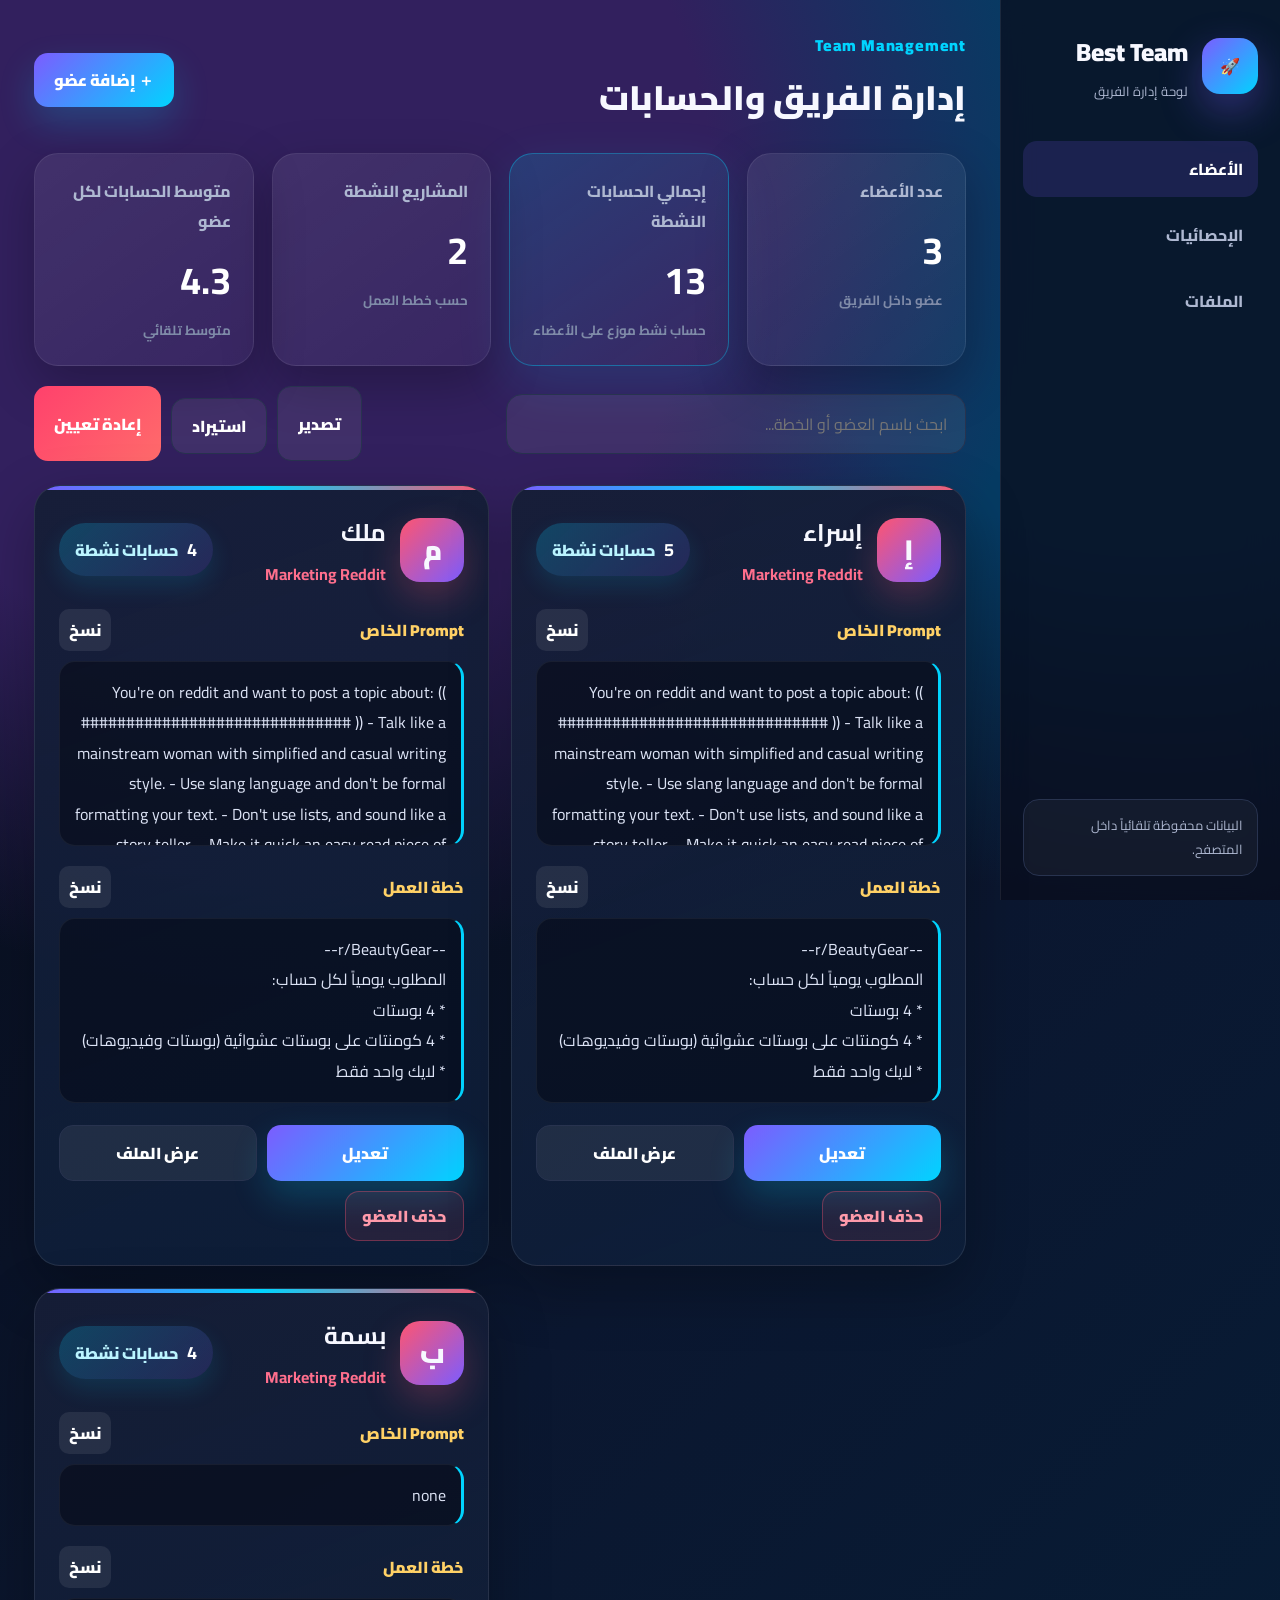
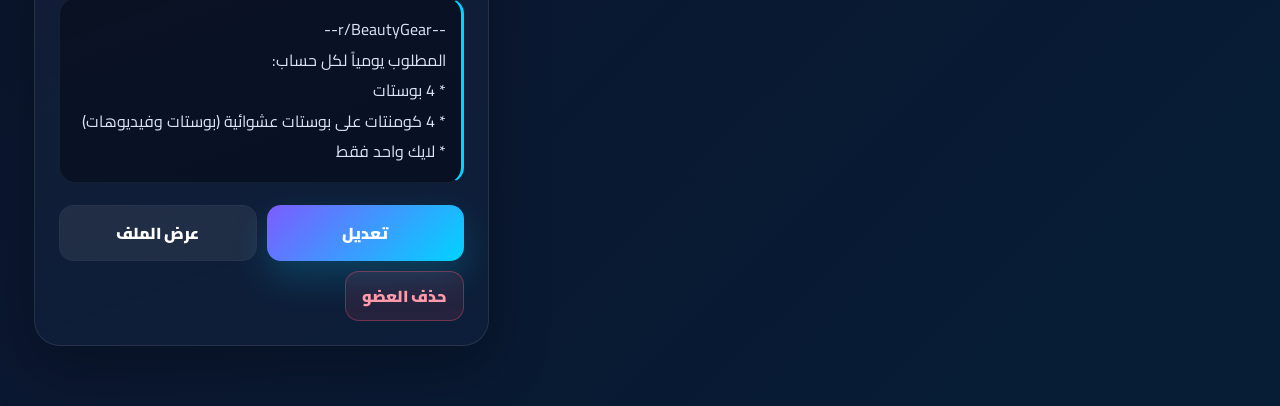
<file: index.html>
<!DOCTYPE html>
<html lang="ar" dir="rtl">
<head>
  <meta charset="UTF-8" />
  <meta name="viewport" content="width=device-width, initial-scale=1.0" />
  <title>Best Team Dashboard</title>
  <link rel="stylesheet" href="style.css" />
  <link rel="preconnect" href="https://fonts.googleapis.com">
  <link rel="preconnect" href="https://fonts.gstatic.com" crossorigin>
  <link href="https://fonts.googleapis.com/css2?family=Cairo:wght@400;600;700;800;900&display=swap" rel="stylesheet">
</head>
<body>
  <div class="app-shell">
    <aside class="sidebar">
      <div class="brand">
        <div class="brand-icon">🚀</div>
        <div>
          <h1>Best Team</h1>
          <p>لوحة إدارة الفريق</p>
        </div>
      </div>
      <nav class="side-nav">
        <a class="active" href="#">الأعضاء</a>
        <a href="#stats">الإحصائيات</a>
        <a href="#cards">الملفات</a>
      </nav>
      <div class="side-note">البيانات محفوظة تلقائياً داخل المتصفح.</div>
    </aside>

    <main class="main">
      <header class="topbar">
        <div>
          <span class="eyebrow">Team Management</span>
          <h2>إدارة الفريق والحسابات</h2>
        </div>
        <button class="btn primary" id="addMemberBtn">＋ إضافة عضو</button>
      </header>

      <section class="stats" id="stats">
        <div class="stat-card"><span>عدد الأعضاء</span><strong id="membersCount">0</strong><small>عضو داخل الفريق</small></div>
        <div class="stat-card highlight"><span>إجمالي الحسابات النشطة</span><strong id="totalAccounts">0</strong><small>حساب نشط موزع على الأعضاء</small></div>
        <div class="stat-card"><span>المشاريع النشطة</span><strong id="activeProjects">0</strong><small>حسب خطط العمل</small></div>
        <div class="stat-card"><span>متوسط الحسابات لكل عضو</span><strong id="avgAccounts">0</strong><small>متوسط تلقائي</small></div>
      </section>

      <section class="toolbar">
        <input id="searchInput" type="search" placeholder="ابحث باسم العضو أو الخطة...">
        <div class="tool-actions">
          <button class="btn soft" id="exportBtn">تصدير</button>
          <label class="btn soft file-label">استيراد<input type="file" id="importFile" accept="application/json"></label>
          <button class="btn danger" id="resetBtn">إعادة تعيين</button>
        </div>
      </section>

      <section id="cards" class="cards"></section>
    </main>
  </div>

  <dialog id="memberModal" class="modal">
    <form id="memberForm" class="modal-box">
      <button type="button" class="x" id="closeModal">×</button>
      <div class="avatar big" id="modalAvatar">ب</div>
      <h2 id="modalTitle">تعديل البيانات</h2>
      <input type="hidden" id="memberId">

      <label for="name">اسم العضو</label>
      <input id="name" required placeholder="مثال: بسمة">

      <label for="role">التخصص</label>
      <input id="role" required placeholder="Marketing Reddit">

      <label for="prompt">Prompt الخاص</label>
      <textarea id="prompt" rows="5" placeholder="اكتب البرومبت الخاص هنا"></textarea>

      <label for="plan">خطة العمل</label>
      <textarea id="plan" rows="8" placeholder="اكتب خطة العمل هنا"></textarea>

      <label for="accounts">عدد الحسابات النشطة</label>
      <input id="accounts" type="number" min="0" required>

      <div class="modal-actions">
        <button type="button" class="btn ghost" id="cancelBtn">إغلاق</button>
        <button type="submit" class="btn primary">حفظ البيانات</button>
      </div>
    </form>
  </dialog>

  <script src="script.js"></script>
</body>
</html>
</file>
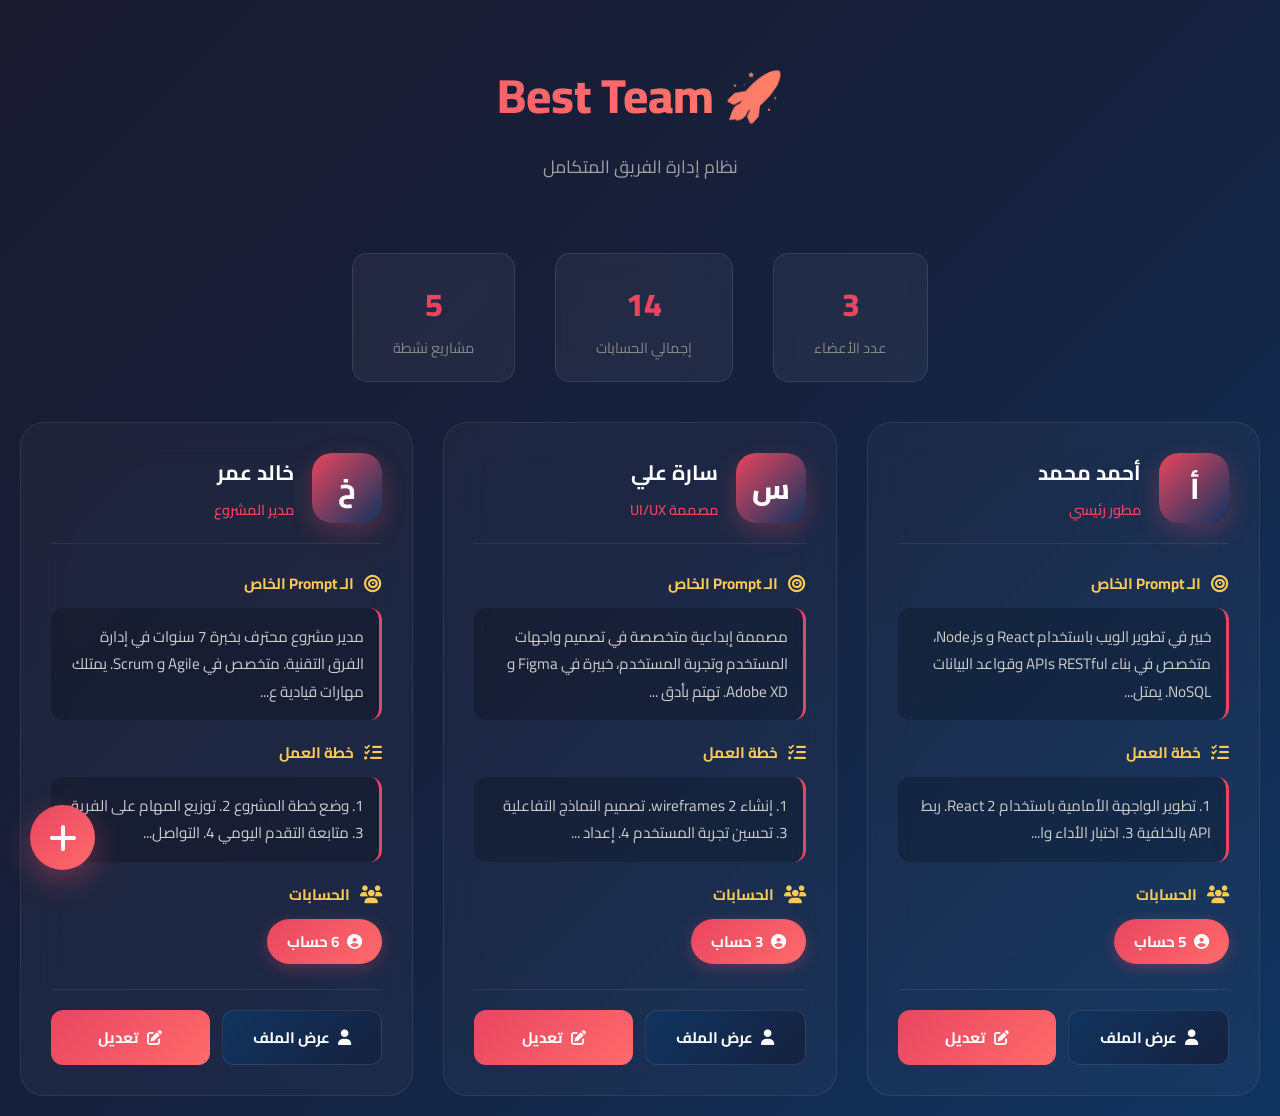
<file: index (2).html>
<!DOCTYPE html>
<html lang="ar" dir="rtl">
<head>
    <meta charset="UTF-8">
    <meta name="viewport" content="width=device-width, initial-scale=1.0">
    <title>Best Team - إدارة الفريق</title>
    <link href="https://fonts.googleapis.com/css2?family=Cairo:wght@400;600;700;800&display=swap" rel="stylesheet">
    <link rel="stylesheet" href="https://cdnjs.cloudflare.com/ajax/libs/font-awesome/6.4.0/css/all.min.css">
    <style>
        * { 
            margin: 0; 
            padding: 0; 
            box-sizing: border-box; 
        }

        body { 
            font-family: 'Cairo', sans-serif; 
            background: linear-gradient(135deg, #1a1a2e 0%, #16213e 50%, #0f3460 100%);
            min-height: 100vh; 
            padding: 20px;
            color: #fff;
        }

        .container { 
            max-width: 1400px; 
            margin: 0 auto; 
        }

        .header {
            text-align: center;
            margin-bottom: 40px;
            padding: 30px 0;
        }

        .header h1 { 
            font-size: 3rem; 
            font-weight: 800;
            background: linear-gradient(90deg, #e94560, #ff6b6b, #feca57);
            -webkit-background-clip: text;
            -webkit-text-fill-color: transparent;
            background-clip: text;
            margin-bottom: 10px;
            text-shadow: none;
        }

        .header p {
            color: #a0a0a0;
            font-size: 1.1rem;
        }

        .stats-bar {
            display: flex;
            justify-content: center;
            gap: 40px;
            margin-bottom: 40px;
            flex-wrap: wrap;
        }

        .stat-item {
            background: rgba(255,255,255,0.05);
            border: 1px solid rgba(255,255,255,0.1);
            border-radius: 15px;
            padding: 20px 40px;
            text-align: center;
            backdrop-filter: blur(10px);
        }

        .stat-number {
            font-size: 2rem;
            font-weight: 800;
            color: #e94560;
        }

        .stat-label {
            color: #888;
            font-size: 0.9rem;
        }

        .team-grid { 
            display: grid; 
            grid-template-columns: repeat(auto-fit, minmax(380px, 1fr)); 
            gap: 30px;
        }

        .member-card {
            background: rgba(255,255,255,0.03);
            border: 1px solid rgba(255,255,255,0.08);
            border-radius: 24px;
            padding: 30px;
            backdrop-filter: blur(20px);
            transition: all 0.4s cubic-bezier(0.4, 0, 0.2, 1);
            position: relative;
            overflow: hidden;
        }

        .member-card::before {
            content: '';
            position: absolute;
            top: 0;
            left: 0;
            right: 0;
            height: 4px;
            background: linear-gradient(90deg, #e94560, #0f3460);
            opacity: 0;
            transition: opacity 0.3s;
        }

        .member-card:hover { 
            transform: translateY(-8px);
            border-color: rgba(233, 69, 96, 0.3);
            box-shadow: 0 20px 60px rgba(0,0,0,0.4);
        }

        .member-card:hover::before {
            opacity: 1;
        }

        .member-header {
            display: flex;
            align-items: center;
            gap: 18px;
            margin-bottom: 25px;
            padding-bottom: 20px;
            border-bottom: 1px solid rgba(255,255,255,0.08);
        }

        .avatar {
            width: 70px; 
            height: 70px;
            background: linear-gradient(135deg, #e94560, #0f3460);
            border-radius: 20px;
            display: flex;
            align-items: center;
            justify-content: center;
            color: white;
            font-size: 1.8rem;
            font-weight: 800;
            box-shadow: 0 8px 25px rgba(233, 69, 96, 0.3);
            flex-shrink: 0;
        }

        .member-info h3 { 
            font-size: 1.3rem; 
            color: #fff;
            font-weight: 700;
            margin-bottom: 4px;
        }

        .member-role { 
            color: #e94560; 
            font-size: 0.9rem;
            font-weight: 600;
        }

        .info-section { 
            margin-bottom: 18px; 
        }

        .info-label {
            display: flex;
            align-items: center;
            gap: 10px;
            color: #feca57;
            font-weight: 700;
            margin-bottom: 10px;
            font-size: 0.95rem;
        }

        .info-label i {
            font-size: 1.1rem;
        }

        .info-box {
            background: rgba(0,0,0,0.2);
            border-radius: 12px;
            padding: 15px;
            color: #ccc;
            line-height: 1.8;
            border-right: 3px solid #e94560;
            font-size: 0.95rem;
        }

        .accounts-badge {
            display: inline-flex;
            align-items: center;
            gap: 8px;
            background: linear-gradient(135deg, #e94560, #ff6b6b);
            color: white;
            padding: 8px 20px;
            border-radius: 25px;
            font-weight: 700;
            font-size: 0.95rem;
            box-shadow: 0 4px 15px rgba(233, 69, 96, 0.3);
        }

        .card-actions {
            display: flex;
            gap: 12px;
            margin-top: 25px;
            padding-top: 20px;
            border-top: 1px solid rgba(255,255,255,0.08);
        }

        .btn {
            flex: 1;
            padding: 12px 20px;
            border: none;
            border-radius: 12px;
            font-family: 'Cairo', sans-serif;
            font-weight: 700;
            font-size: 0.95rem;
            cursor: pointer;
            transition: all 0.3s;
            display: flex;
            align-items: center;
            justify-content: center;
            gap: 8px;
        }

        .btn-profile {
            background: linear-gradient(135deg, #0f3460, #16213e);
            color: #fff;
            border: 1px solid rgba(255,255,255,0.1);
        }

        .btn-profile:hover {
            background: linear-gradient(135deg, #16213e, #1a1a2e);
            transform: translateY(-2px);
            box-shadow: 0 8px 25px rgba(15, 52, 96, 0.4);
        }

        .btn-edit {
            background: linear-gradient(135deg, #e94560, #ff6b6b);
            color: #fff;
        }

        .btn-edit:hover {
            background: linear-gradient(135deg, #ff6b6b, #e94560);
            transform: translateY(-2px);
            box-shadow: 0 8px 25px rgba(233, 69, 96, 0.4);
        }

        .add-btn {
            position: fixed;
            bottom: 30px;
            left: 30px;
            width: 65px;
            height: 65px;
            background: linear-gradient(135deg, #e94560, #ff6b6b);
            color: white;
            border: none;
            border-radius: 50%;
            font-size: 2rem;
            cursor: pointer;
            box-shadow: 0 10px 30px rgba(233, 69, 96, 0.4);
            transition: all 0.3s;
            display: flex;
            align-items: center;
            justify-content: center;
            z-index: 100;
        }

        .add-btn:hover { 
            transform: scale(1.1) rotate(90deg);
            box-shadow: 0 15px 40px rgba(233, 69, 96, 0.6);
        }

        /* Modal Styles */
        .modal-overlay {
            position: fixed;
            top: 0;
            left: 0;
            right: 0;
            bottom: 0;
            background: rgba(0,0,0,0.8);
            backdrop-filter: blur(10px);
            display: none;
            align-items: center;
            justify-content: center;
            z-index: 1000;
            padding: 20px;
        }

        .modal-overlay.active {
            display: flex;
        }

        .modal {
            background: linear-gradient(135deg, #1a1a2e, #16213e);
            border: 1px solid rgba(255,255,255,0.1);
            border-radius: 24px;
            padding: 40px;
            max-width: 600px;
            width: 100%;
            max-height: 90vh;
            overflow-y: auto;
            position: relative;
            animation: modalSlide 0.3s ease;
        }

        @keyframes modalSlide {
            from { opacity: 0; transform: translateY(-30px); }
            to { opacity: 1; transform: translateY(0); }
        }

        .modal-close {
            position: absolute;
            top: 20px;
            left: 20px;
            background: rgba(255,255,255,0.1);
            border: none;
            color: #fff;
            width: 40px;
            height: 40px;
            border-radius: 50%;
            cursor: pointer;
            font-size: 1.2rem;
            transition: all 0.3s;
        }

        .modal-close:hover {
            background: #e94560;
            transform: rotate(90deg);
        }

        .modal-title {
            font-size: 1.8rem;
            font-weight: 800;
            margin-bottom: 25px;
            color: #fff;
        }

        .form-group {
            margin-bottom: 20px;
        }

        .form-label {
            display: block;
            color: #feca57;
            font-weight: 700;
            margin-bottom: 8px;
            font-size: 0.95rem;
        }

        .form-input, .form-textarea {
            width: 100%;
            background: rgba(0,0,0,0.3);
            border: 1px solid rgba(255,255,255,0.1);
            border-radius: 12px;
            padding: 14px 18px;
            color: #fff;
            font-family: 'Cairo', sans-serif;
            font-size: 1rem;
            transition: all 0.3s;
        }

        .form-input:focus, .form-textarea:focus {
            outline: none;
            border-color: #e94560;
            box-shadow: 0 0 20px rgba(233, 69, 96, 0.2);
        }

        .form-textarea {
            min-height: 120px;
            resize: vertical;
        }

        .form-actions {
            display: flex;
            gap: 12px;
            margin-top: 30px;
        }

        .btn-save {
            flex: 1;
            background: linear-gradient(135deg, #e94560, #ff6b6b);
            color: #fff;
            padding: 14px;
            border: none;
            border-radius: 12px;
            font-family: 'Cairo', sans-serif;
            font-weight: 700;
            font-size: 1rem;
            cursor: pointer;
            transition: all 0.3s;
        }

        .btn-save:hover {
            transform: translateY(-2px);
            box-shadow: 0 10px 30px rgba(233, 69, 96, 0.4);
        }

        .btn-cancel {
            flex: 1;
            background: rgba(255,255,255,0.05);
            color: #888;
            padding: 14px;
            border: 1px solid rgba(255,255,255,0.1);
            border-radius: 12px;
            font-family: 'Cairo', sans-serif;
            font-weight: 700;
            font-size: 1rem;
            cursor: pointer;
            transition: all 0.3s;
        }

        .btn-cancel:hover {
            background: rgba(255,255,255,0.1);
            color: #fff;
        }

        .profile-modal .profile-header {
            text-align: center;
            margin-bottom: 30px;
        }

        .profile-modal .avatar-large {
            width: 100px;
            height: 100px;
            background: linear-gradient(135deg, #e94560, #0f3460);
            border-radius: 24px;
            display: flex;
            align-items: center;
            justify-content: center;
            color: white;
            font-size: 2.5rem;
            font-weight: 800;
            margin: 0 auto 15px;
            box-shadow: 0 10px 30px rgba(233, 69, 96, 0.3);
        }

        .profile-detail {
            background: rgba(0,0,0,0.2);
            border-radius: 16px;
            padding: 20px;
            margin-bottom: 15px;
            border-right: 3px solid #e94560;
        }

        .profile-detail-label {
            color: #feca57;
            font-weight: 700;
            margin-bottom: 8px;
            display: flex;
            align-items: center;
            gap: 8px;
        }

        .profile-detail-value {
            color: #ccc;
            line-height: 1.8;
        }

        @media (max-width: 768px) {
            .header h1 { font-size: 2rem; }
            .team-grid { grid-template-columns: 1fr; }
            .stats-bar { gap: 15px; }
            .stat-item { padding: 15px 25px; }
            .modal { padding: 25px; }
        }
    </style>
</head>
<body>
    <div class="container">
        <div class="header">
            <h1>🚀 Best Team</h1>
            <p>نظام إدارة الفريق المتكامل</p>
        </div>

        <div class="stats-bar">
            <div class="stat-item">
                <div class="stat-number" id="totalMembers">3</div>
                <div class="stat-label">عدد الأعضاء</div>
            </div>
            <div class="stat-item">
                <div class="stat-number" id="totalAccounts">14</div>
                <div class="stat-label">إجمالي الحسابات</div>
            </div>
            <div class="stat-item">
                <div class="stat-number" id="activeProjects">5</div>
                <div class="stat-label">مشاريع نشطة</div>
            </div>
        </div>

        <div class="team-grid" id="teamGrid"></div>
    </div>

    <button class="add-btn" onclick="openAddModal()" title="إضافة عضو جديد">
        <i class="fas fa-plus"></i>
    </button>

    <!-- Edit Modal -->
    <div class="modal-overlay" id="editModal">
        <div class="modal">
            <button class="modal-close" onclick="closeModal('editModal')"><i class="fas fa-times"></i></button>
            <h2 class="modal-title">✏️ تعديل بيانات العضو</h2>
            <form id="editForm">
                <input type="hidden" id="editId">
                <div class="form-group">
                    <label class="form-label">👤 الاسم الكامل</label>
                    <input type="text" class="form-input" id="editName" required>
                </div>
                <div class="form-group">
                    <label class="form-label">💼 المسمى الوظيفي</label>
                    <input type="text" class="form-input" id="editRole" required>
                </div>
                <div class="form-group">
                    <label class="form-label">🎯 الـ Prompt الخاص</label>
                    <textarea class="form-textarea" id="editPrompt" required></textarea>
                </div>
                <div class="form-group">
                    <label class="form-label">📋 خطة العمل</label>
                    <textarea class="form-textarea" id="editPlan" required></textarea>
                </div>
                <div class="form-group">
                    <label class="form-label">👤 عدد الحسابات</label>
                    <input type="number" class="form-input" id="editAccounts" min="0" required>
                </div>
                <div class="form-actions">
                    <button type="submit" class="btn-save"><i class="fas fa-save"></i> حفظ التعديلات</button>
                    <button type="button" class="btn-cancel" onclick="closeModal('editModal')">إلغاء</button>
                </div>
            </form>
        </div>
    </div>

    <!-- Profile Modal -->
    <div class="modal-overlay profile-modal" id="profileModal">
        <div class="modal">
            <button class="modal-close" onclick="closeModal('profileModal')"><i class="fas fa-times"></i></button>
            <div class="profile-header">
                <div class="avatar-large" id="profileAvatar">أ</div>
                <h2 class="modal-title" id="profileName" style="margin-bottom:5px;"></h2>
                <p style="color:#e94560; font-weight:600;" id="profileRole"></p>
            </div>
            <div class="profile-detail">
                <div class="profile-detail-label"><i class="fas fa-bullseye"></i> الـ Prompt الخاص</div>
                <div class="profile-detail-value" id="profilePrompt"></div>
            </div>
            <div class="profile-detail">
                <div class="profile-detail-label"><i class="fas fa-tasks"></i> خطة العمل</div>
                <div class="profile-detail-value" id="profilePlan"></div>
            </div>
            <div class="profile-detail">
                <div class="profile-detail-label"><i class="fas fa-users"></i> الحسابات</div>
                <div class="profile-detail-value">
                    <span class="accounts-badge" id="profileAccounts"></span>
                </div>
            </div>
        </div>
    </div>

    <script>
        let members = [
            {
                id: 1,
                name: "أحمد محمد",
                role: "مطور رئيسي",
                prompt: "خبير في تطوير الويب باستخدام React و Node.js، متخصص في بناء APIs RESTful وقواعد البيانات NoSQL. يمتلك خبرة 5 سنوات في تطوير التطبيقات الكبيرة.",
                plan: "1. تطوير الواجهة الأمامية باستخدام React\n2. ربط API بالخلفية\n3. اختبار الأداء والأمان\n4. تحسين تجربة المستخدم",
                accounts: 5
            },
            {
                id: 2,
                name: "سارة علي",
                role: "مصممة UI/UX",
                prompt: "مصممة إبداعية متخصصة في تصميم واجهات المستخدم وتجربة المستخدم، خبيرة في Figma و Adobe XD. تهتم بأدق التفاصيل في التصميم.",
                plan: "1. إنشاء wireframes\n2. تصميم النماذج التفاعلية\n3. تحسين تجربة المستخدم\n4. إعداد دليل التصميم",
                accounts: 3
            },
            {
                id: 3,
                name: "خالد عمر",
                role: "مدير المشروع",
                prompt: "مدير مشروع محترف بخبرة 7 سنوات في إدارة الفرق التقنية. متخصص في Agile و Scrum. يمتلك مهارات قيادية عالية في توجيه الفرق نحو النجاح.",
                plan: "1. وضع خطة المشروع\n2. توزيع المهام على الفريق\n3. متابعة التقدم اليومي\n4. التواصل مع العملاء",
                accounts: 6
            }
        ];

        function renderMembers() {
            const grid = document.getElementById('teamGrid');
            grid.innerHTML = '';

            let totalAccounts = 0;

            members.forEach(member => {
                totalAccounts += parseInt(member.accounts);

                const card = document.createElement('div');
                card.className = 'member-card';
                card.innerHTML = `
                    <div class="member-header">
                        <div class="avatar">${member.name.charAt(0)}</div>
                        <div class="member-info">
                            <h3>${member.name}</h3>
                            <div class="member-role">${member.role}</div>
                        </div>
                    </div>
                    <div class="info-section">
                        <div class="info-label"><i class="fas fa-bullseye"></i> الـ Prompt الخاص</div>
                        <div class="info-box">${member.prompt.substring(0, 100)}${member.prompt.length > 100 ? '...' : ''}</div>
                    </div>
                    <div class="info-section">
                        <div class="info-label"><i class="fas fa-tasks"></i> خطة العمل</div>
                        <div class="info-box">${member.plan.substring(0, 80)}${member.plan.length > 80 ? '...' : ''}</div>
                    </div>
                    <div class="info-section">
                        <div class="info-label"><i class="fas fa-users"></i> الحسابات</div>
                        <span class="accounts-badge"><i class="fas fa-user-circle"></i> ${member.accounts} حساب</span>
                    </div>
                    <div class="card-actions">
                        <button class="btn btn-profile" onclick="openProfile(${member.id})">
                            <i class="fas fa-user"></i> عرض الملف
                        </button>
                        <button class="btn btn-edit" onclick="openEditModal(${member.id})">
                            <i class="fas fa-edit"></i> تعديل
                        </button>
                    </div>
                `;
                grid.appendChild(card);
            });

            document.getElementById('totalMembers').textContent = members.length;
            document.getElementById('totalAccounts').textContent = totalAccounts;
        }

        function openProfile(id) {
            const member = members.find(m => m.id === id);
            if (!member) return;

            document.getElementById('profileAvatar').textContent = member.name.charAt(0);
            document.getElementById('profileName').textContent = member.name;
            document.getElementById('profileRole').textContent = member.role;
            document.getElementById('profilePrompt').textContent = member.prompt;
            document.getElementById('profilePlan').innerHTML = member.plan.replace(/\n/g, '<br>');
            document.getElementById('profileAccounts').innerHTML = `<i class="fas fa-user-circle"></i> ${member.accounts} حساب`;

            document.getElementById('profileModal').classList.add('active');
        }

        function openEditModal(id) {
            const member = members.find(m => m.id === id);
            if (!member) return;

            document.getElementById('editId').value = member.id;
            document.getElementById('editName').value = member.name;
            document.getElementById('editRole').value = member.role;
            document.getElementById('editPrompt').value = member.prompt;
            document.getElementById('editPlan').value = member.plan;
            document.getElementById('editAccounts').value = member.accounts;

            document.getElementById('editModal').classList.add('active');
        }

        function openAddModal() {
            document.getElementById('editId').value = '';
            document.getElementById('editName').value = '';
            document.getElementById('editRole').value = '';
            document.getElementById('editPrompt').value = '';
            document.getElementById('editPlan').value = '';
            document.getElementById('editAccounts').value = '';
            document.querySelector('#editModal .modal-title').textContent = '➕ إضافة عضو جديد';
            document.getElementById('editModal').classList.add('active');
        }

        function closeModal(modalId) {
            document.getElementById(modalId).classList.remove('active');
            if (modalId === 'editModal') {
                setTimeout(() => {
                    document.querySelector('#editModal .modal-title').textContent = '✏️ تعديل بيانات العضو';
                }, 300);
            }
        }

        document.getElementById('editForm').addEventListener('submit', function(e) {
            e.preventDefault();

            const id = document.getElementById('editId').value;
            const name = document.getElementById('editName').value;
            const role = document.getElementById('editRole').value;
            const prompt = document.getElementById('editPrompt').value;
            const plan = document.getElementById('editPlan').value;
            const accounts = document.getElementById('editAccounts').value;

            if (id) {
                // Edit existing member
                const member = members.find(m => m.id == id);
                if (member) {
                    member.name = name;
                    member.role = role;
                    member.prompt = prompt;
                    member.plan = plan;
                    member.accounts = accounts;
                }
            } else {
                // Add new member
                const newId = members.length > 0 ? Math.max(...members.map(m => m.id)) + 1 : 1;
                members.push({
                    id: newId,
                    name, role, prompt, plan, accounts
                });
            }

            renderMembers();
            closeModal('editModal');
        });

        // Close modal on overlay click
        document.querySelectorAll('.modal-overlay').forEach(overlay => {
            overlay.addEventListener('click', function(e) {
                if (e.target === this) {
                    this.classList.remove('active');
                }
            });
        });

        // Initial render
        renderMembers();
    </script>
</body>
</html>
</file>
<file: style.css>
:root{
  --bg:#080b18; --panel:#10162a; --panel2:#151d35; --card:#121a31;
  --line:#28334f; --accent:#7c5cff; --accent2:#00d4ff; --danger:#ff5570;
  --text:#f7f8ff; --muted:#aeb8d1; --gold:#ffd166;
}
*{box-sizing:border-box} html{scroll-behavior:smooth}
body{margin:0;min-height:100vh;font-family:"Cairo",Arial,sans-serif;color:var(--text);background:
  radial-gradient(circle at 20% 10%,#32205e 0 22%,transparent 38%),
  radial-gradient(circle at 90% 5%,#063b63 0 20%,transparent 36%),
  linear-gradient(135deg,#080b18,#0b1730 58%,#061d36);}
button,input,textarea{font:inherit}.app-shell{display:grid;grid-template-columns:280px 1fr;min-height:100vh}.sidebar{position:sticky;top:0;height:100vh;padding:28px 22px;background:rgba(10,14,30,.76);border-left:1px solid rgba(255,255,255,.08);backdrop-filter:blur(16px)}
.brand{display:flex;gap:14px;align-items:center}.brand-icon{width:56px;height:56px;border-radius:18px;display:grid;place-items:center;background:linear-gradient(135deg,var(--accent),var(--accent2));box-shadow:0 16px 40px rgba(124,92,255,.35)}.brand h1{font-size:25px;margin:0;font-weight:900}.brand p{margin:4px 0 0;color:var(--muted);font-size:13px}.side-nav{display:grid;gap:10px;margin-top:38px}.side-nav a{color:var(--muted);text-decoration:none;padding:13px 15px;border-radius:14px;font-weight:800}.side-nav a.active,.side-nav a:hover{background:rgba(124,92,255,.16);color:#fff}.side-note{position:absolute;bottom:24px;right:22px;left:22px;padding:14px;border:1px solid var(--line);border-radius:16px;color:var(--muted);font-size:13px;line-height:1.8;background:rgba(255,255,255,.04)}
.main{padding:30px 34px 60px}.topbar{display:flex;justify-content:space-between;align-items:center;gap:20px;margin-bottom:24px}.eyebrow{color:var(--accent2);font-weight:900;letter-spacing:.8px}.topbar h2{margin:6px 0 0;font-size:34px;font-weight:900}.btn{border:1px solid var(--line);border-radius:14px;padding:12px 20px;color:#fff;background:#16213e;cursor:pointer;font-weight:900;transition:.2s;text-decoration:none}.btn:hover{transform:translateY(-2px);filter:brightness(1.08)}.primary{border:0;background:linear-gradient(135deg,var(--accent),var(--accent2));box-shadow:0 16px 36px rgba(0,212,255,.2)}.danger{color:#fff;border:0;background:linear-gradient(135deg,#ff416c,#ff6b6b)}.soft{background:rgba(255,255,255,.07)}.ghost{background:#202945;color:var(--muted)}.file-label input{display:none}
.stats{display:grid;grid-template-columns:repeat(4,minmax(0,1fr));gap:18px;margin-bottom:20px}.stat-card{min-height:118px;padding:22px;border:1px solid rgba(255,255,255,.08);border-radius:24px;background:linear-gradient(145deg,rgba(255,255,255,.08),rgba(255,255,255,.03));box-shadow:0 18px 50px rgba(0,0,0,.25)}.stat-card span{color:var(--muted);font-weight:800}.stat-card strong{display:block;margin-top:8px;font-size:38px;color:#fff}.stat-card small{display:block;margin-top:2px;color:#7f8ba8;font-weight:700}.stat-card.highlight{border-color:rgba(0,212,255,.35);background:linear-gradient(145deg,rgba(0,212,255,.16),rgba(255,255,255,.035));box-shadow:0 18px 55px rgba(0,212,255,.12)}.toolbar{display:flex;justify-content:space-between;gap:16px;align-items:center;margin-bottom:24px}#searchInput{width:min(460px,100%);border:1px solid var(--line);border-radius:16px;background:rgba(255,255,255,.07);color:#fff;padding:14px 18px;outline:none}.tool-actions{display:flex;gap:10px;flex-wrap:wrap}.cards{display:grid;grid-template-columns:repeat(auto-fit,minmax(320px,1fr));gap:22px;direction:ltr}.member-card{direction:rtl;position:relative;overflow:hidden;border:1px solid rgba(255,255,255,.09);border-radius:26px;background:linear-gradient(160deg,rgba(22,30,55,.96),rgba(13,31,58,.86));box-shadow:0 22px 60px rgba(0,0,0,.28);padding:24px}.member-card:before{content:"";position:absolute;inset:0 0 auto;height:4px;background:linear-gradient(90deg,var(--accent),var(--accent2),var(--danger))}.card-head{display:flex;align-items:center;gap:14px}.avatar{width:64px;height:64px;border-radius:20px;display:grid;place-items:center;font-size:28px;font-weight:900;background:linear-gradient(135deg,#ff5570,#7c5cff);box-shadow:0 15px 36px rgba(255,85,112,.25)}.info{flex:1}.info h3{margin:0;font-size:24px}.info p{margin:4px 0 0;color:#ff6f8d;font-weight:700}.chip{display:inline-flex;gap:8px;align-items:center;border-radius:999px;padding:9px 15px;background:rgba(0,212,255,.12);color:#9eefff;font-weight:900}.section{margin-top:20px}.section-title{display:flex;justify-content:space-between;align-items:center;color:var(--gold);font-weight:900;margin-bottom:10px}.copy{border:0;background:rgba(255,255,255,.08);color:#fff;border-radius:10px;padding:6px 10px;cursor:pointer}.text-box{background:rgba(4,8,20,.52);border:1px solid rgba(255,255,255,.06);border-right:3px solid var(--accent2);border-radius:16px;padding:15px;line-height:1.9;color:#dce3f5;white-space:pre-wrap;max-height:185px;overflow:auto}.card-actions{display:grid;grid-template-columns:1fr 1fr;gap:10px;margin-top:22px}.delete{grid-column:1/-1;justify-self:start;color:#ff9aaa;background:rgba(255,85,112,.1);border-color:rgba(255,85,112,.35);padding:9px 16px}.empty{grid-column:1/-1;text-align:center;color:var(--muted);padding:40px;border:1px dashed var(--line);border-radius:22px}.modal{border:0;border-radius:24px;padding:0;background:transparent;color:var(--text);width:min(560px,96%)}.modal::backdrop{background:rgba(3,6,16,.72);backdrop-filter:blur(6px)}.modal-box{position:relative;background:linear-gradient(160deg,#151b33,#0d1830);border:1px solid var(--line);border-radius:24px;padding:28px;box-shadow:0 24px 80px #0009}.x{position:absolute;left:16px;top:14px;width:38px;height:38px;border-radius:50%;border:0;background:rgba(255,85,112,.25);color:#fff;font-size:28px;cursor:pointer}.big{margin:auto;width:88px;height:88px;border-radius:26px}.modal h2{text-align:center;margin:14px 0 18px}label{display:block;margin:12px 0 7px;color:var(--gold);font-weight:900}input,textarea{width:100%;border:1px solid var(--line);border-radius:14px;background:rgba(255,255,255,.06);color:#fff;padding:12px 14px;outline:none}textarea{resize:vertical}.modal-actions{display:grid;grid-template-columns:1fr 1fr;gap:12px;margin-top:18px}
@media(max-width:1100px){.stats{grid-template-columns:repeat(2,minmax(0,1fr))}}
@media(max-width:900px){.app-shell{grid-template-columns:1fr}.sidebar{position:relative;height:auto}.side-note{position:static;margin-top:20px}.main{padding:22px 16px 50px}.topbar,.toolbar{flex-direction:column;align-items:stretch}.stats{grid-template-columns:1fr}.topbar h2{font-size:27px}}

.accounts-count{display:inline-flex;align-items:center;gap:8px;border-radius:999px;padding:10px 16px;background:linear-gradient(135deg,rgba(0,212,255,.22),rgba(124,92,255,.16));color:#baf4ff;font-weight:900;box-shadow:0 10px 24px rgba(0,212,255,.12)}
.accounts-count b{font-size:18px;color:#fff}
</file>
